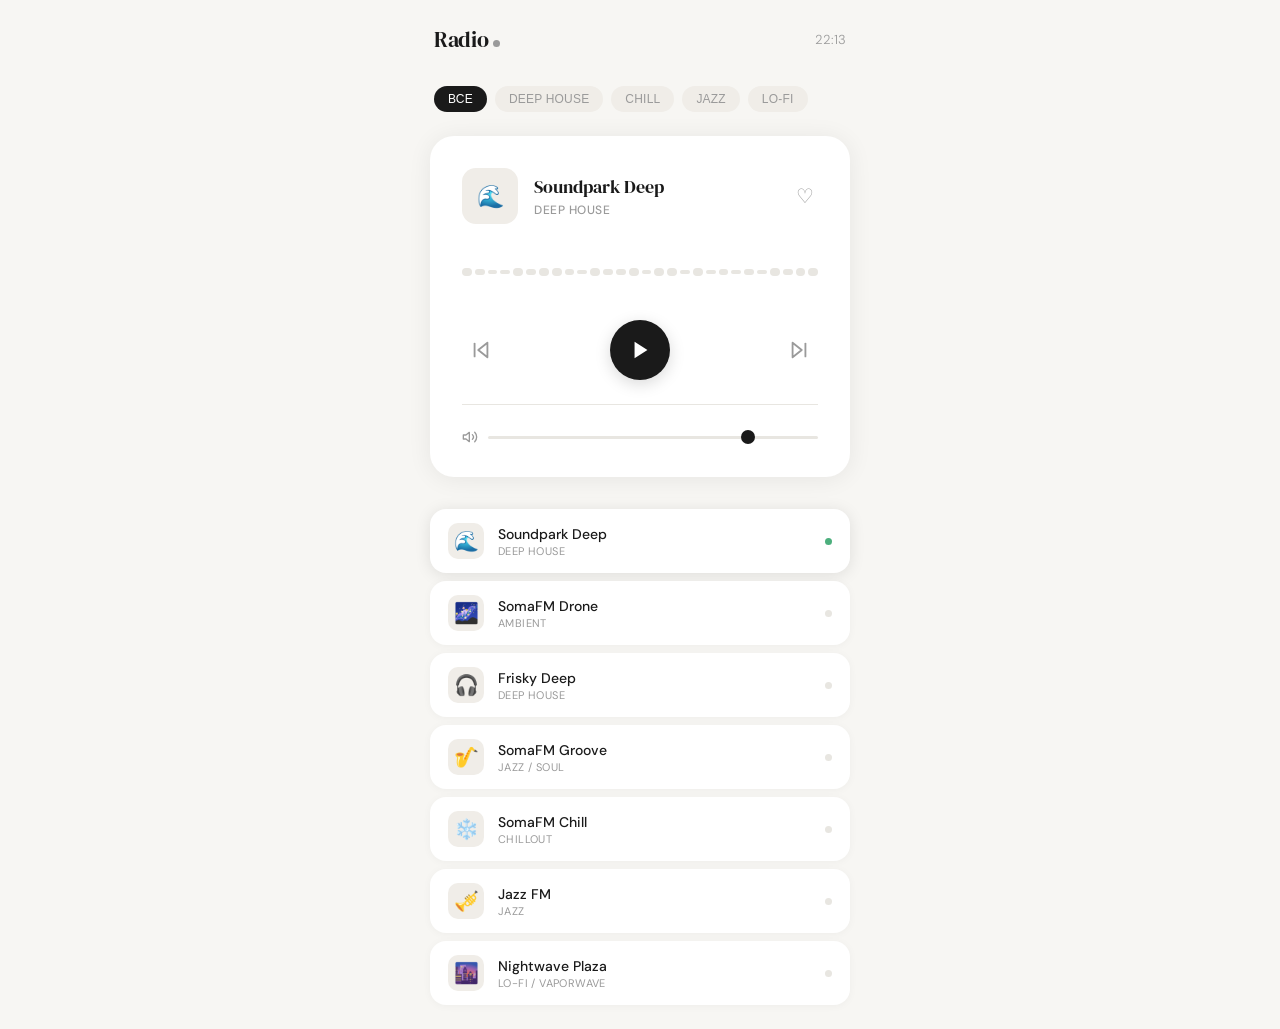
<file: radio_player.html>
<!DOCTYPE html>
<html lang="ru">
<head>
<meta charset="UTF-8">
<meta name="viewport" content="width=device-width, initial-scale=1.0">
<title>Radio</title>
<link href="https://fonts.googleapis.com/css2?family=DM+Sans:wght@300;400;500&family=DM+Serif+Display:ital@0;1&display=swap" rel="stylesheet">
<style>
  *, *::before, *::after { box-sizing: border-box; margin: 0; padding: 0; }

  :root {
    --bg: #f7f6f3;
    --card: #ffffff;
    --text: #1a1a1a;
    --muted: #9a9a9a;
    --accent: #1a1a1a;
    --border: #e8e6e1;
    --pill: #f0ede8;
    --pill-active: #1a1a1a;
    --pill-active-text: #ffffff;
    --shadow: 0 2px 24px rgba(0,0,0,0.07);
  }

  body {
    font-family: 'DM Sans', sans-serif;
    background: var(--bg);
    color: var(--text);
    min-height: 100vh;
    display: flex;
    align-items: center;
    justify-content: center;
    padding: 24px;
  }

  .app {
    width: 100%;
    max-width: 420px;
  }

  /* Header */
  .header {
    display: flex;
    align-items: center;
    justify-content: space-between;
    margin-bottom: 32px;
    padding: 0 4px;
  }
  .header-title {
    font-family: 'DM Serif Display', serif;
    font-size: 22px;
    letter-spacing: -0.3px;
  }
  .header-time {
    font-size: 13px;
    color: var(--muted);
    font-weight: 300;
  }

  /* Genre pills */
  .genres {
    display: flex;
    gap: 8px;
    flex-wrap: wrap;
    margin-bottom: 24px;
    padding: 0 4px;
  }
  .genre-pill {
    padding: 6px 14px;
    border-radius: 100px;
    background: var(--pill);
    color: var(--muted);
    font-size: 12px;
    font-weight: 500;
    cursor: pointer;
    transition: all 0.2s;
    border: none;
    letter-spacing: 0.2px;
    text-transform: uppercase;
  }
  .genre-pill.active {
    background: var(--pill-active);
    color: var(--pill-active-text);
  }
  .genre-pill:hover:not(.active) {
    background: #e4e1db;
    color: var(--text);
  }

  /* Main player card */
  .player-card {
    background: var(--card);
    border-radius: 24px;
    padding: 32px;
    box-shadow: var(--shadow);
    margin-bottom: 16px;
  }

  .station-meta {
    display: flex;
    align-items: center;
    gap: 16px;
    margin-bottom: 28px;
  }
  .station-logo {
    width: 56px;
    height: 56px;
    border-radius: 14px;
    background: var(--pill);
    display: flex;
    align-items: center;
    justify-content: center;
    font-size: 22px;
    flex-shrink: 0;
    transition: background 0.3s;
  }
  .station-info {
    flex: 1;
    min-width: 0;
  }
  .station-name {
    font-family: 'DM Serif Display', serif;
    font-size: 18px;
    margin-bottom: 3px;
    white-space: nowrap;
    overflow: hidden;
    text-overflow: ellipsis;
  }
  .station-genre {
    font-size: 12px;
    color: var(--muted);
    text-transform: uppercase;
    letter-spacing: 0.5px;
    font-weight: 500;
  }
  .fav-btn {
    background: none;
    border: none;
    cursor: pointer;
    color: var(--muted);
    font-size: 20px;
    padding: 4px;
    transition: all 0.2s;
    flex-shrink: 0;
  }
  .fav-btn.active { color: #e05555; }
  .fav-btn:hover { transform: scale(1.15); }

  /* Waveform / visualizer */
  .visualizer {
    height: 40px;
    display: flex;
    align-items: center;
    gap: 3px;
    margin-bottom: 28px;
  }
  .bar {
    flex: 1;
    background: var(--border);
    border-radius: 4px;
    transition: height 0.15s ease;
  }
  .bar.active {
    background: var(--accent);
    animation: pulse var(--dur, 0.8s) ease-in-out infinite alternate;
  }
  @keyframes pulse {
    from { height: var(--min, 4px); }
    to { height: var(--max, 32px); }
  }

  /* Controls */
  .controls {
    display: flex;
    align-items: center;
    justify-content: space-between;
  }
  .ctrl-btn {
    background: none;
    border: none;
    cursor: pointer;
    color: var(--muted);
    display: flex;
    align-items: center;
    justify-content: center;
    transition: all 0.2s;
    padding: 8px;
    border-radius: 50%;
  }
  .ctrl-btn:hover { color: var(--text); background: var(--pill); }
  .ctrl-btn svg { width: 22px; height: 22px; }

  .play-btn {
    width: 60px;
    height: 60px;
    border-radius: 50%;
    background: var(--accent);
    border: none;
    cursor: pointer;
    display: flex;
    align-items: center;
    justify-content: center;
    transition: all 0.2s;
    box-shadow: 0 4px 16px rgba(0,0,0,0.15);
  }
  .play-btn:hover { transform: scale(1.05); box-shadow: 0 6px 20px rgba(0,0,0,0.2); }
  .play-btn:active { transform: scale(0.97); }
  .play-btn svg { width: 22px; height: 22px; fill: white; margin-left: 2px; }
  .play-btn.playing svg { margin-left: 0; }

  /* Volume */
  .volume-row {
    display: flex;
    align-items: center;
    gap: 10px;
    margin-top: 24px;
    padding-top: 24px;
    border-top: 1px solid var(--border);
  }
  .vol-icon { color: var(--muted); }
  .vol-icon svg { width: 16px; height: 16px; display: block; }
  .volume-slider {
    flex: 1;
    -webkit-appearance: none;
    height: 3px;
    border-radius: 3px;
    background: var(--border);
    outline: none;
    cursor: pointer;
  }
  .volume-slider::-webkit-slider-thumb {
    -webkit-appearance: none;
    width: 14px;
    height: 14px;
    border-radius: 50%;
    background: var(--accent);
    cursor: pointer;
  }

  /* Station list */
  .stations-list {
    display: flex;
    flex-direction: column;
    gap: 8px;
  }
  .station-row {
    background: var(--card);
    border-radius: 16px;
    padding: 14px 18px;
    display: flex;
    align-items: center;
    gap: 14px;
    cursor: pointer;
    transition: all 0.2s;
    box-shadow: 0 1px 8px rgba(0,0,0,0.04);
  }
  .station-row:hover { box-shadow: var(--shadow); transform: translateY(-1px); }
  .station-row.active { box-shadow: 0 2px 16px rgba(0,0,0,0.1); }
  .row-emoji { font-size: 20px; width: 36px; height: 36px; background: var(--pill); border-radius: 10px; display: flex; align-items: center; justify-content: center; flex-shrink: 0; }
  .row-info { flex: 1; min-width: 0; }
  .row-name { font-size: 14px; font-weight: 500; white-space: nowrap; overflow: hidden; text-overflow: ellipsis; }
  .row-genre { font-size: 11px; color: var(--muted); text-transform: uppercase; letter-spacing: 0.4px; margin-top: 1px; }
  .row-dot { width: 7px; height: 7px; border-radius: 50%; background: var(--border); flex-shrink: 0; transition: background 0.3s; }
  .station-row.active .row-dot { background: #4caf7d; animation: blink 1.5s ease-in-out infinite; }
  @keyframes blink { 0%,100%{opacity:1} 50%{opacity:0.3} }

  /* Now playing ticker */
  .now-playing {
    margin-top: 10px;
    padding: 10px 16px;
    background: var(--card);
    border-radius: 12px;
    font-size: 12px;
    color: var(--muted);
    display: flex;
    align-items: center;
    gap: 8px;
    overflow: hidden;
  }
  .np-label { font-weight: 500; color: var(--text); flex-shrink: 0; text-transform: uppercase; letter-spacing: 0.4px; font-size: 11px; }
  .np-track { white-space: nowrap; overflow: hidden; text-overflow: ellipsis; }

  /* Status */
  .status-dot {
    width: 7px; height: 7px; border-radius: 50%;
    background: var(--muted);
    display: inline-block;
    margin-right: 6px;
    transition: background 0.3s;
  }
  .status-dot.live { background: #4caf7d; animation: blink 1.5s ease-in-out infinite; }
</style>
</head>
<body>
<div class="app">

  <div class="header">
    <div class="header-title">Radio <span id="liveIndicator"><span class="status-dot" id="statusDot"></span></span></div>
    <div class="header-time" id="clock">--:--</div>
  </div>

  <div class="genres" id="genrePills"></div>

  <!-- Main player -->
  <div class="player-card">
    <div class="station-meta">
      <div class="station-logo" id="stationEmoji">🎵</div>
      <div class="station-info">
        <div class="station-name" id="stationName">Выберите станцию</div>
        <div class="station-genre" id="stationGenre">—</div>
      </div>
      <button class="fav-btn" id="favBtn" onclick="toggleFav()">♡</button>
    </div>

    <div class="visualizer" id="visualizer"></div>

    <div class="controls">
      <button class="ctrl-btn" onclick="prevStation()">
        <svg viewBox="0 0 24 24" fill="none" stroke="currentColor" stroke-width="2" stroke-linecap="round" stroke-linejoin="round">
          <polygon points="19 20 9 12 19 4 19 20"/><line x1="5" y1="19" x2="5" y2="5"/>
        </svg>
      </button>

      <button class="play-btn" id="playBtn" onclick="togglePlay()">
        <svg id="playIcon" viewBox="0 0 24 24"><polygon points="5 3 19 12 5 21 5 3"/></svg>
      </button>

      <button class="ctrl-btn" onclick="nextStation()">
        <svg viewBox="0 0 24 24" fill="none" stroke="currentColor" stroke-width="2" stroke-linecap="round" stroke-linejoin="round">
          <polygon points="5 4 15 12 5 20 5 4"/><line x1="19" y1="5" x2="19" y2="19"/>
        </svg>
      </button>
    </div>

    <div class="volume-row">
      <span class="vol-icon">
        <svg viewBox="0 0 24 24" fill="none" stroke="currentColor" stroke-width="2" stroke-linecap="round" stroke-linejoin="round">
          <polygon points="11 5 6 9 2 9 2 15 6 15 11 19 11 5"/>
          <path d="M19.07 4.93a10 10 0 0 1 0 14.14"/>
          <path d="M15.54 8.46a5 5 0 0 1 0 7.07"/>
        </svg>
      </span>
      <input type="range" class="volume-slider" id="volSlider" min="0" max="100" value="80" oninput="setVolume(this.value)">
    </div>
  </div>

  <div class="now-playing" id="nowPlaying" style="display:none">
    <span class="np-label">В эфире</span>
    <span class="np-track" id="npTrack">—</span>
  </div>

  <div style="height:16px"></div>
  <div class="stations-list" id="stationsList"></div>

</div>

<audio id="audioEl"></audio>

<script>
const stations = [
  { name: "Soundpark Deep",  genre: "Deep House",  emoji: "🌊", url: "https://h.getradio.me/spdeep/hls.m3u8",         tag: "deep" },
  { name: "SomaFM Drone",    genre: "Ambient",      emoji: "🌌", url: "https://ice6.somafm.com/dronezone-128-mp3",     tag: "chill" },
  { name: "Frisky Deep",     genre: "Deep House",   emoji: "🎧", url: "https://deep.friskyradio.com/friskydeep_aachi", tag: "deep" },
  { name: "SomaFM Groove",   genre: "Jazz / Soul",  emoji: "🎷", url: "https://ice6.somafm.com/groovesalad-128-mp3",  tag: "jazz" },
  { name: "SomaFM Chill",    genre: "Chillout",     emoji: "❄️", url: "https://ice6.somafm.com/missioncontrol-128-mp3", tag: "chill" },
  { name: "Jazz FM",         genre: "Jazz",         emoji: "🎺", url: "https://ice6.somafm.com/lush-128-mp3",         tag: "jazz" },
  { name: "Nightwave Plaza", genre: "Lo-fi / Vaporwave", emoji: "🌆", url: "https://radio.plaza.one/mp3",           tag: "lofi" },
];

const genres = [
  { id: "all",   label: "Все" },
  { id: "deep",  label: "Deep House" },
  { id: "chill", label: "Chill" },
  { id: "jazz",  label: "Jazz" },
  { id: "lofi",  label: "Lo-fi" },
];

let current = 0;
let playing = false;
let activeGenre = "all";
let favorites = JSON.parse(localStorage.getItem("favs") || "[]");
const audio = document.getElementById("audioEl");

// Clock
function updateClock() {
  const now = new Date();
  document.getElementById("clock").textContent =
    now.getHours().toString().padStart(2,"0") + ":" +
    now.getMinutes().toString().padStart(2,"0");
}
setInterval(updateClock, 1000);
updateClock();

// Visualizer bars
const viz = document.getElementById("visualizer");
const barCount = 28;
const bars = [];
for (let i = 0; i < barCount; i++) {
  const b = document.createElement("div");
  b.className = "bar";
  const minH = 3 + Math.random() * 6;
  const maxH = 12 + Math.random() * 22;
  const dur = 0.5 + Math.random() * 0.7;
  b.style.cssText = `height:${minH}px;--min:${minH}px;--max:${maxH}px;--dur:${dur}s;animation-delay:${Math.random()*0.5}s`;
  viz.appendChild(b);
  bars.push(b);
}

function setVizPlaying(on) {
  bars.forEach(b => {
    if (on) b.classList.add("active");
    else { b.classList.remove("active"); b.style.height = "4px"; }
  });
}

// Genre pills
function renderGenres() {
  const el = document.getElementById("genrePills");
  el.innerHTML = "";
  genres.forEach(g => {
    const btn = document.createElement("button");
    btn.className = "genre-pill" + (g.id === activeGenre ? " active" : "");
    btn.textContent = g.label;
    btn.onclick = () => { activeGenre = g.id; renderGenres(); renderList(); };
    el.appendChild(btn);
  });
}

// Station list
function renderList() {
  const el = document.getElementById("stationsList");
  el.innerHTML = "";
  const filtered = stations.filter(s => activeGenre === "all" || s.tag === activeGenre);
  filtered.forEach((s, i) => {
    const idx = stations.indexOf(s);
    const row = document.createElement("div");
    row.className = "station-row" + (idx === current ? " active" : "");
    row.innerHTML = `
      <div class="row-emoji">${s.emoji}</div>
      <div class="row-info">
        <div class="row-name">${s.name}</div>
        <div class="row-genre">${s.genre}</div>
      </div>
      <div class="row-dot"></div>`;
    row.onclick = () => { current = idx; loadStation(); if (!playing) togglePlay(); else loadStation(true); renderList(); };
    el.appendChild(row);
  });
}

// Update player UI
function updatePlayer() {
  const s = stations[current];
  document.getElementById("stationEmoji").textContent = s.emoji;
  document.getElementById("stationName").textContent = s.name;
  document.getElementById("stationGenre").textContent = s.genre;
  const isFav = favorites.includes(current);
  const fb = document.getElementById("favBtn");
  fb.textContent = isFav ? "♥" : "♡";
  fb.classList.toggle("active", isFav);
}

function loadStation(autoplay = false) {
  const s = stations[current];
  audio.src = s.url;
  updatePlayer();
  renderList();
  if (autoplay || playing) {
    audio.play().catch(() => {});
  }
}

function togglePlay() {
  if (!playing) {
    playing = true;
    if (!audio.src || audio.src === window.location.href) loadStation(true);
    else audio.play().catch(() => {});
    setVizPlaying(true);
    document.getElementById("playBtn").classList.add("playing");
    document.getElementById("playIcon").innerHTML = '<rect x="6" y="4" width="4" height="16"/><rect x="14" y="4" width="4" height="16"/>';
    document.getElementById("statusDot").classList.add("live");
    document.getElementById("nowPlaying").style.display = "flex";
    document.getElementById("npTrack").textContent = stations[current].name + " · Live";
  } else {
    playing = false;
    audio.pause();
    setVizPlaying(false);
    document.getElementById("playBtn").classList.remove("playing");
    document.getElementById("playIcon").innerHTML = '<polygon points="5 3 19 12 5 21 5 3"/>';
    document.getElementById("statusDot").classList.remove("live");
  }
}

function prevStation() {
  current = (current - 1 + stations.length) % stations.length;
  loadStation(playing);
}
function nextStation() {
  current = (current + 1) % stations.length;
  loadStation(playing);
}

function setVolume(v) {
  audio.volume = v / 100;
}

function toggleFav() {
  const idx = favorites.indexOf(current);
  if (idx === -1) favorites.push(current);
  else favorites.splice(idx, 1);
  localStorage.setItem("favs", JSON.stringify(favorites));
  updatePlayer();
}

// Init
audio.volume = 0.8;
renderGenres();
renderList();
updatePlayer();
</script>
</body>
</html>
</file>
